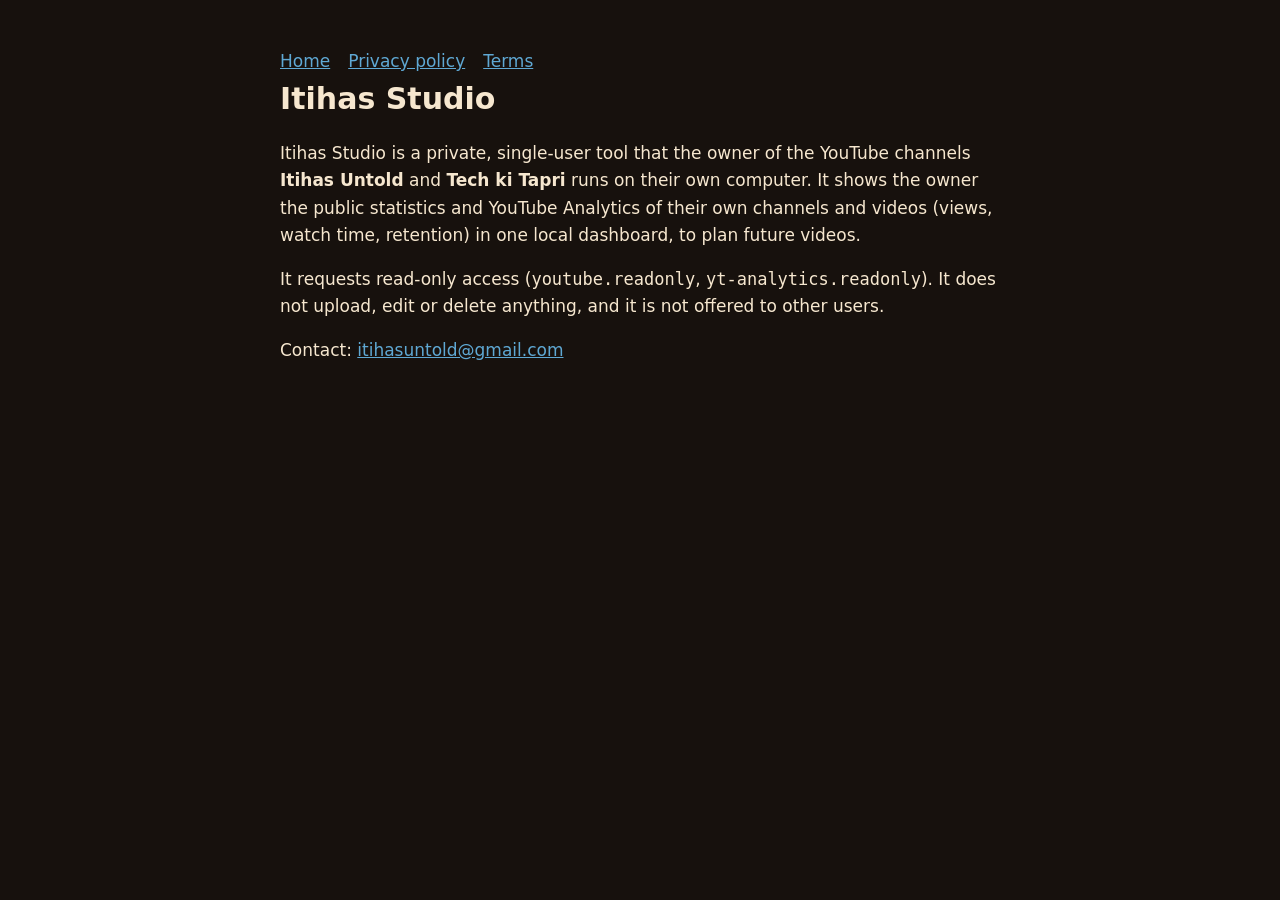
<file: index.html>
<!doctype html><html lang="en"><head><meta charset="utf-8"><meta name="viewport" content="width=device-width,initial-scale=1">
<title>Itihas Studio</title><link rel="stylesheet" href="style.css"></head><body><main>
<nav><a href="./">Home</a><a href="privacy.html">Privacy policy</a><a href="terms.html">Terms</a></nav>
<h1>Itihas Studio</h1>
<p>Itihas Studio is a private, single-user tool that the owner of the YouTube channels <b>Itihas Untold</b> and <b>Tech ki Tapri</b> runs on their own computer.
It shows the owner the public statistics and YouTube Analytics of their own channels and videos (views, watch time, retention) in one local dashboard, to plan future videos.</p>
<p>It requests read-only access (<code>youtube.readonly</code>, <code>yt-analytics.readonly</code>). It does not upload, edit or delete anything, and it is not offered to other users.</p>
<p>Contact: <a href="mailto:itihasuntold@gmail.com">itihasuntold@gmail.com</a></p>
</main></body></html>
</file>
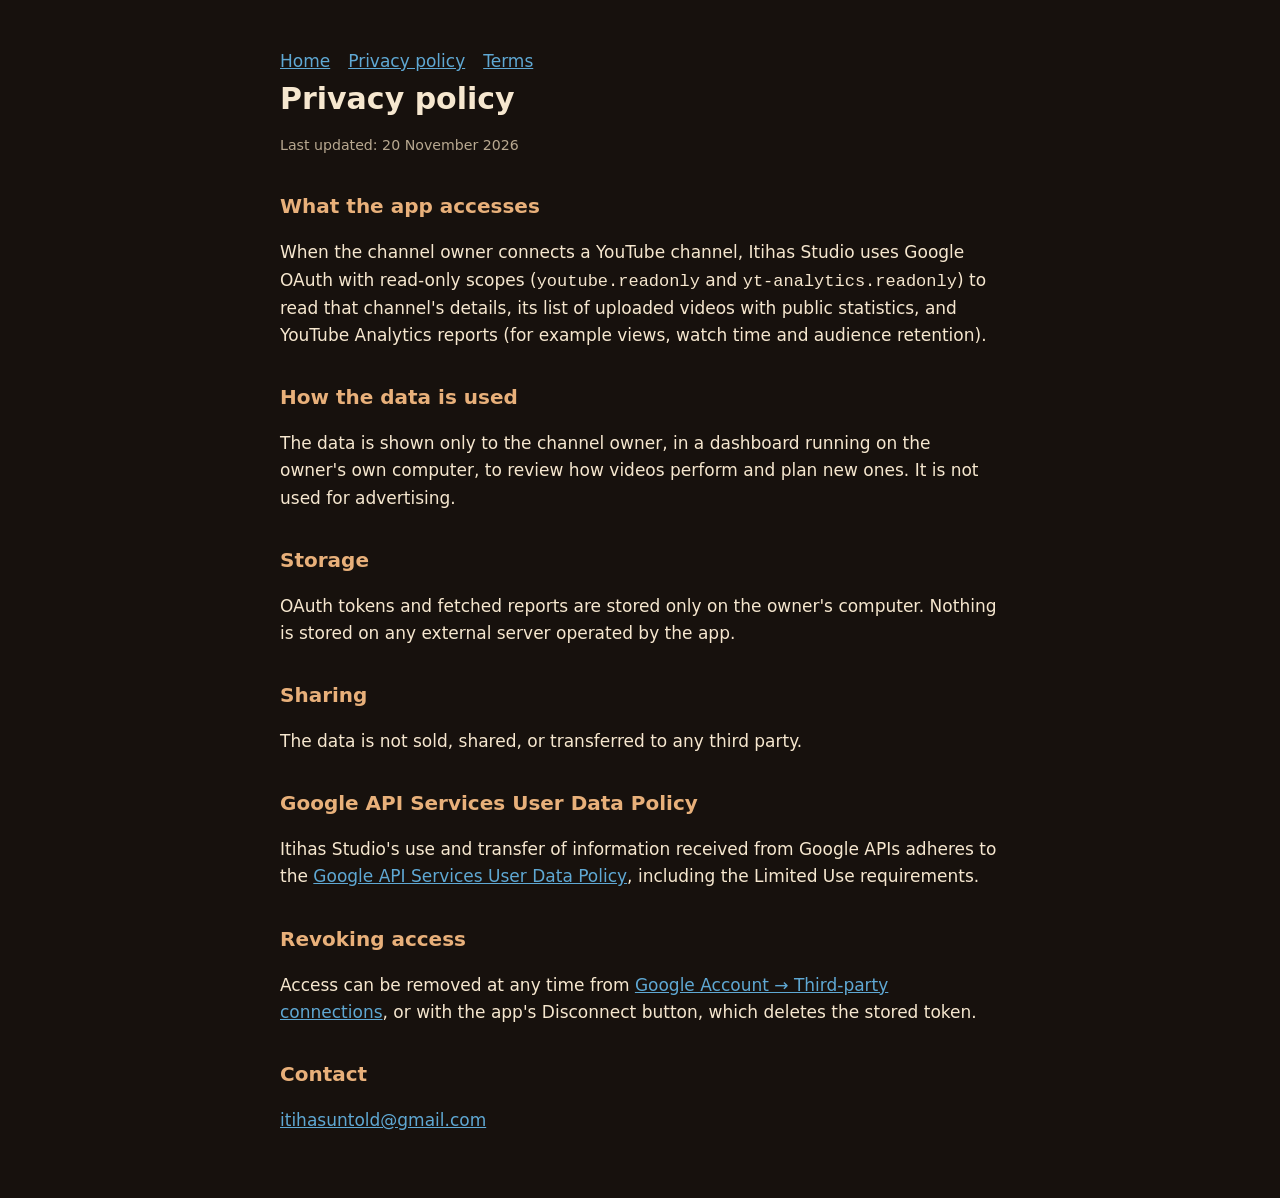
<file: privacy.html>
<!doctype html><html lang="en"><head><meta charset="utf-8"><meta name="viewport" content="width=device-width,initial-scale=1">
<title>Itihas Studio · Privacy policy</title><link rel="stylesheet" href="style.css"></head><body><main>
<nav><a href="./">Home</a><a href="privacy.html">Privacy policy</a><a href="terms.html">Terms</a></nav>
<h1>Privacy policy</h1><small>Last updated: 20 November 2026</small>
<h2>What the app accesses</h2>
<p>When the channel owner connects a YouTube channel, Itihas Studio uses Google OAuth with read-only scopes (<code>youtube.readonly</code> and <code>yt-analytics.readonly</code>) to read that channel's
details, its list of uploaded videos with public statistics, and YouTube Analytics reports (for example views, watch time and audience retention).</p>
<h2>How the data is used</h2>
<p>The data is shown only to the channel owner, in a dashboard running on the owner's own computer, to review how videos perform and plan new ones. It is not used for advertising.</p>
<h2>Storage</h2>
<p>OAuth tokens and fetched reports are stored only on the owner's computer. Nothing is stored on any external server operated by the app.</p>
<h2>Sharing</h2>
<p>The data is not sold, shared, or transferred to any third party.</p>
<h2>Google API Services User Data Policy</h2>
<p>Itihas Studio's use and transfer of information received from Google APIs adheres to the
<a href="https://developers.google.com/terms/api-services-user-data-policy">Google API Services User Data Policy</a>, including the Limited Use requirements.</p>
<h2>Revoking access</h2>
<p>Access can be removed at any time from <a href="https://myaccount.google.com/permissions">Google Account → Third-party connections</a>, or with the app's Disconnect button, which deletes the stored token.</p>
<h2>Contact</h2>
<p><a href="mailto:itihasuntold@gmail.com">itihasuntold@gmail.com</a></p>
</main></body></html>
</file>
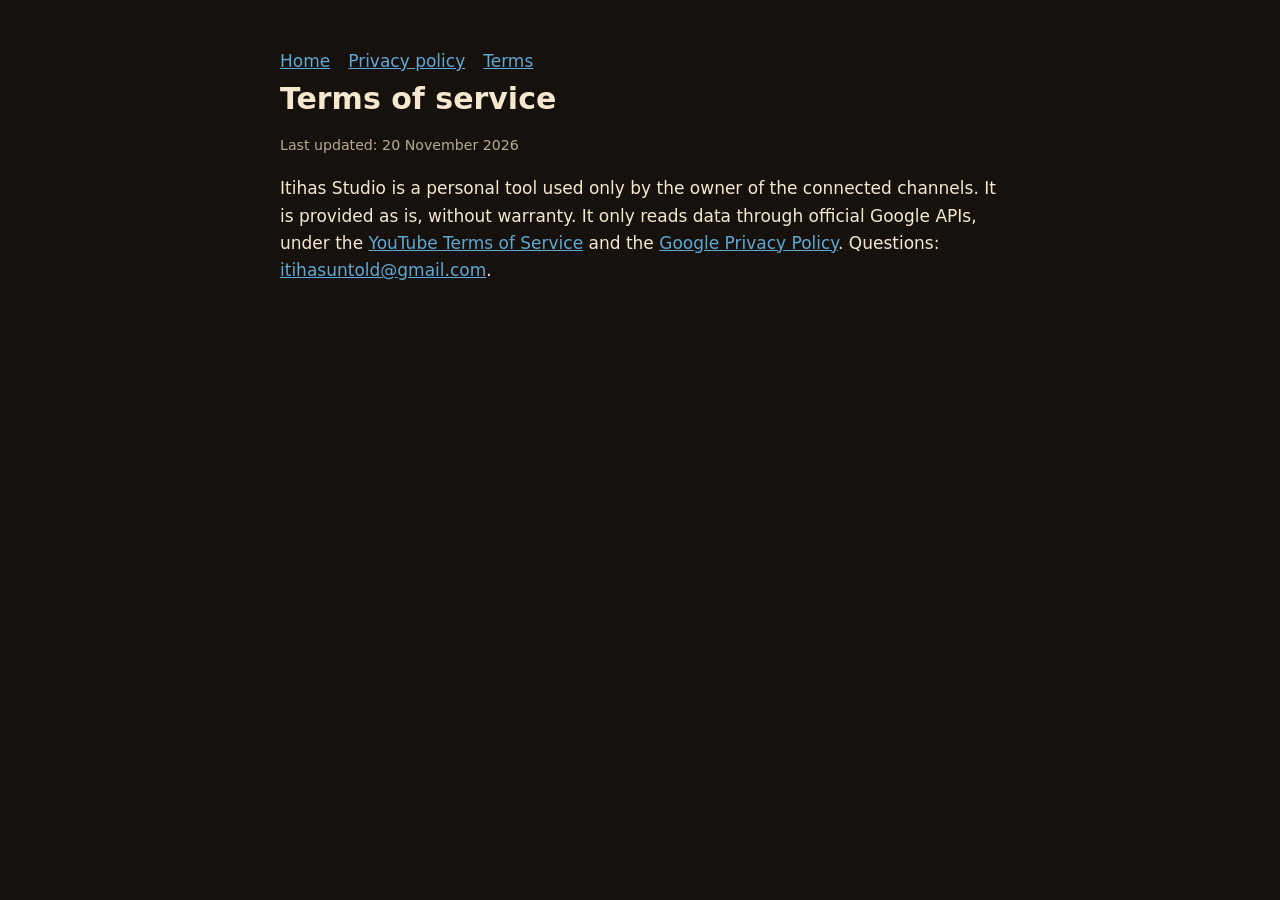
<file: terms.html>
<!doctype html><html lang="en"><head><meta charset="utf-8"><meta name="viewport" content="width=device-width,initial-scale=1">
<title>Itihas Studio · Terms</title><link rel="stylesheet" href="style.css"></head><body><main>
<nav><a href="./">Home</a><a href="privacy.html">Privacy policy</a><a href="terms.html">Terms</a></nav>
<h1>Terms of service</h1><small>Last updated: 20 November 2026</small>
<p>Itihas Studio is a personal tool used only by the owner of the connected channels. It is provided as is, without warranty.
It only reads data through official Google APIs, under the <a href="https://www.youtube.com/t/terms">YouTube Terms of Service</a> and the
<a href="https://policies.google.com/privacy">Google Privacy Policy</a>. Questions: <a href="mailto:itihasuntold@gmail.com">itihasuntold@gmail.com</a>.</p>
</main></body></html>
</file>
<file: style.css>
body{margin:0;background:#17110D;color:#F6E7CF;font:17px/1.6 system-ui,-apple-system,Segoe UI,Roboto,sans-serif}
main{max-width:720px;margin:0 auto;padding:48px 20px}
h1{font-size:30px;margin:0 0 8px}h2{font-size:20px;margin-top:32px;color:#E8B07A}
a{color:#5FA8D3}nav a{margin-right:18px}small{color:#b8a890}
</file>
